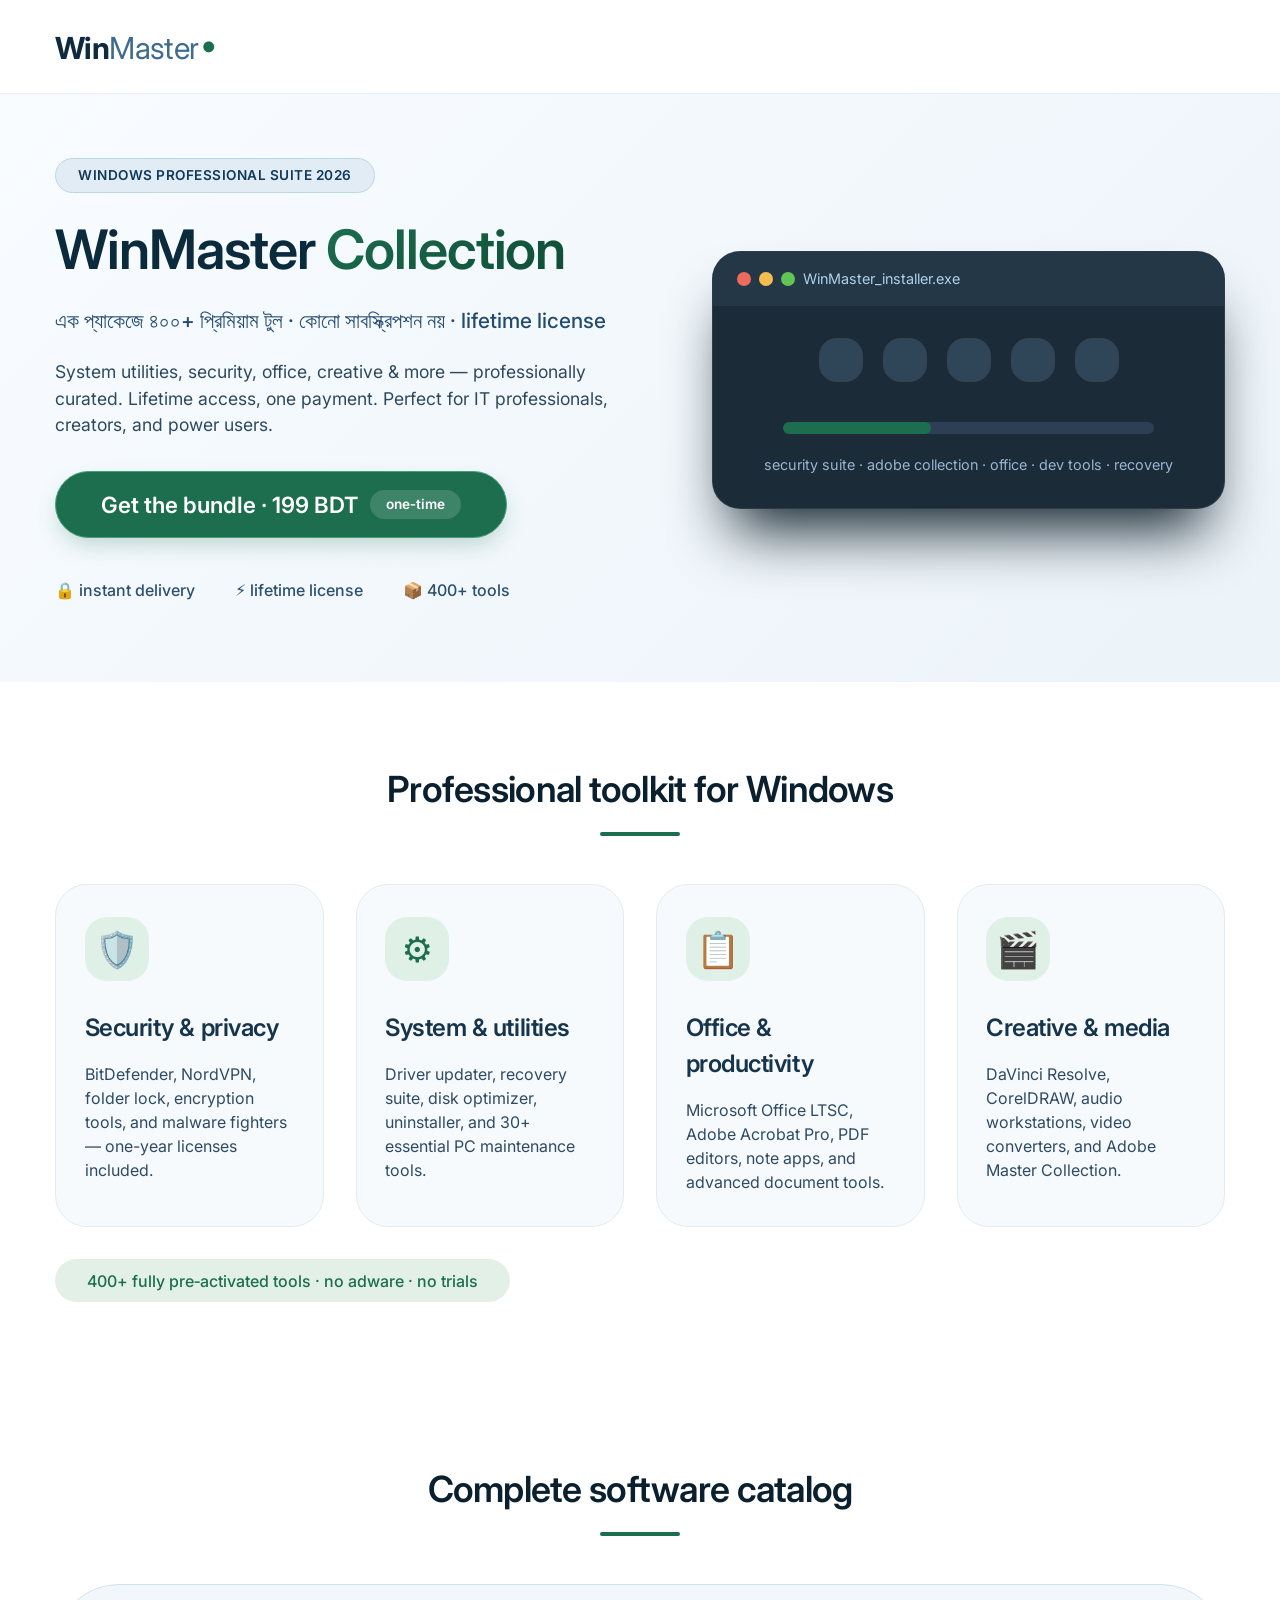
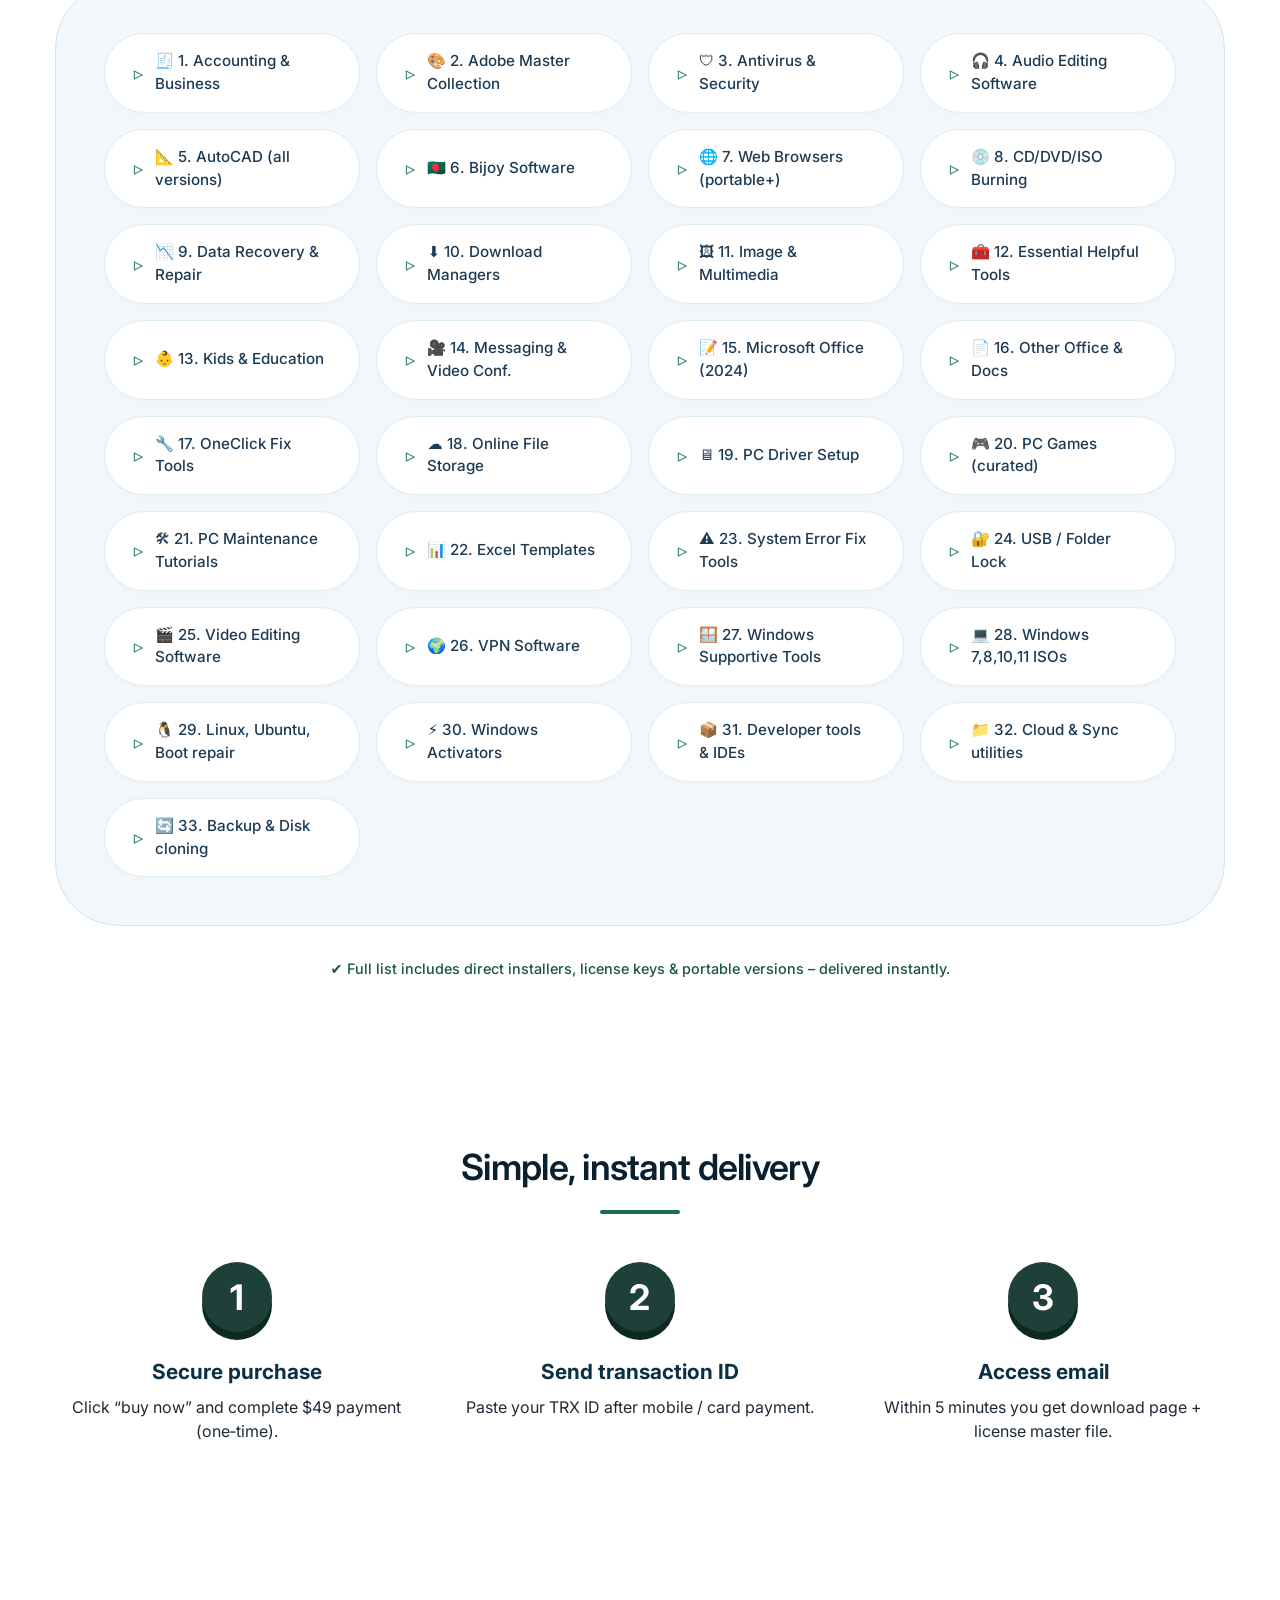
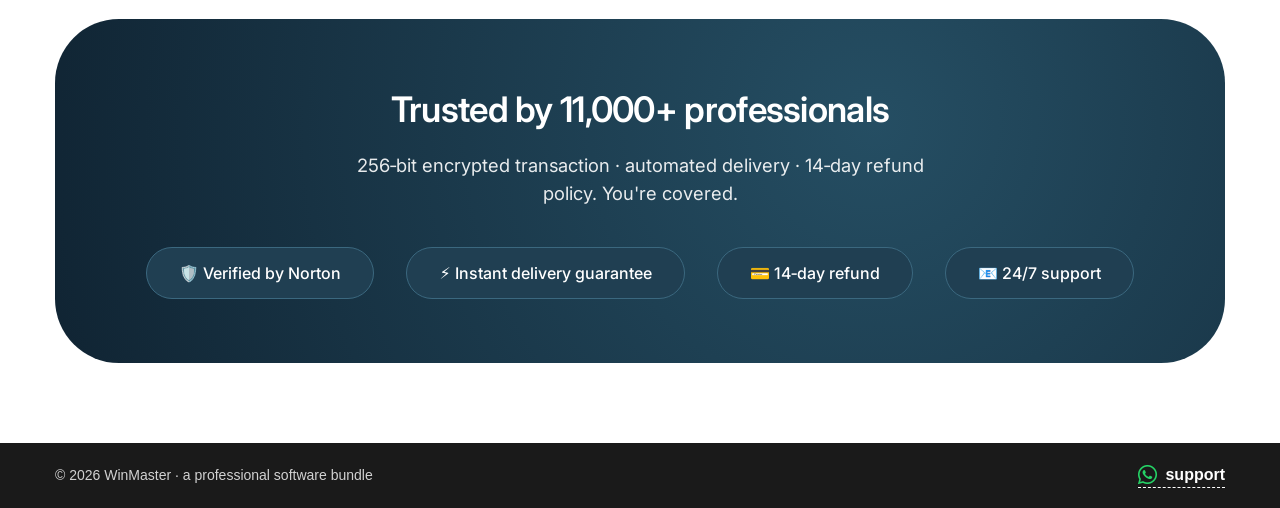
<file: index.html>
<!DOCTYPE html>
<html lang="en">
<head>
    <meta charset="UTF-8">
    <meta name="viewport" content="width=device-width, initial-scale=1.0, maximum-scale=5.0">
    <title>WinMaster Suite · professional software bundle for Windows</title>
    <!-- Font & base styles -->
    <link rel="preconnect" href="https://fonts.googleapis.com">
    <link rel="preconnect" href="https://fonts.gstatic.com" crossorigin>
    <link href="https://fonts.googleapis.com/css2?family=Inter:opsz,wght@14..32,400;14..32,500;14..32,600;14..32,700&display=swap" rel="stylesheet">
    <style>
        /* ----- design system / professional branding ----- */
        * { margin: 0; padding: 0; box-sizing: border-box; }
        body {
            font-family: 'Inter', system-ui, -apple-system, sans-serif;
            background: #ffffff;
            color: #1e2b37;
            line-height: 1.5;
        }
        .container { max-width: 1280px; margin: 0 auto; padding: 0 32px; }

        /* typography */
        h1, h2, h3 { font-weight: 600; letter-spacing: -0.02em; }
        .section-title {
            font-size: 2.25rem;
            margin-bottom: 3rem;
            color: #0b202f;
            text-align: center;
            position: relative;
        }
        .section-title:after {
            content: '';
            display: block;
            width: 80px;
            height: 4px;
            background: #1C6E4F;
            border-radius: 4px;
            margin: 1rem auto 0;
        }

        /* header – refined */
        .site-header {
            background: #ffffff;
            padding: 20px 0;
            border-bottom: 1px solid #eaf0f5;
            position: sticky;
            top: 0;
            z-index: 10;
            backdrop-filter: blur(4px);
            background: rgba(255,255,255,0.96);
        }
        .logo {
            font-weight: 700;
            font-size: 1.9rem;
            color: #0F2A3E;
            letter-spacing: -0.02em;
        }
        .logo .light { font-weight: 400; color: #3D6C8F; }
        .logo .dot { color: #1C6E4F; font-size: 2.2rem; margin-left: 2px; }

        /* hero – more refined value prop */
        .hero {
            background: linear-gradient(135deg, #f8fcff 0%, #ecf3f9 100%);
            padding: 4rem 0 5rem;
        }
        .hero-grid { display: flex; align-items: center; gap: 4rem; flex-wrap: wrap; }
        .hero-content { flex: 1 1 400px; }
        .pill {
            background: #e2ecf5; color: #0f3a5c; font-weight: 600; font-size: 0.85rem;
            padding: 0.4rem 1.4rem; border-radius: 40px; border: 1px solid #bdd6e6;
            display: inline-block; margin-bottom: 1.5rem; text-transform: uppercase; letter-spacing: 0.5px;
        }
        h1 { font-size: 3.4rem; line-height: 1.2; margin-bottom: 1.5rem; color: #0b2a3c; }
        .text-accent {
            color: #1C6E4F;
            background: linear-gradient(145deg, #1C6E4F, #0f4c35);
            -webkit-background-clip: text;
            -webkit-text-fill-color: transparent;
            background-clip: text;
        }
        .hero-subhead {
            font-size: 1.3rem; font-weight: 500; color: #234b6e; margin-bottom: 1.5rem;
            max-width: 560px; line-height: 1.4;
        }
        .hero-description { font-size: 1.1rem; color: #2e495e; max-width: 560px; margin-bottom: 2rem; }

        .btn {
            display: inline-flex; align-items: center; gap: 12px; background: #1C6E4F;
            color: white; font-weight: 600; padding: 1rem 2.8rem; border-radius: 100px;
            text-decoration: none; font-size: 1.4rem; box-shadow: 0 10px 24px -6px rgba(28,110,79,0.3);
            transition: all 0.2s; border: 1px solid #479f7a;
        }
        .btn:hover { background: #0f5c3f; transform: scale(1.01); box-shadow: 0 18px 28px -8px #1a4f2d; }
        .btn-micro { font-size: 0.85rem; background: rgba(255,255,255,0.15); padding: 4px 16px; border-radius: 40px; }

        .hero-trust { margin-top: 2.5rem; display: flex; gap: 2.5rem; color: #2b5170; font-weight: 500; }

        /* hero visual */
        .hero-visual { flex: 1 1 320px; }
        .product-window {
            background: #1c2b38; border-radius: 28px; overflow: hidden; box-shadow: 0 40px 60px -20px #10212b;
            border: 1px solid rgba(255,255,255,0.08);
        }
        .window-bar {
            background: #243746; padding: 16px 24px; color: #b0d0ea; font-size: 0.9rem;
            display: flex; gap: 8px; align-items: center;
        }
        .window-bar span { width: 14px; height: 14px; border-radius: 50%; background: #50647b; }
        .window-bar span:nth-child(1) { background: #ec6a5e; }
        .window-bar span:nth-child(2) { background: #f5bd4f; }
        .window-bar span:nth-child(3) { background: #61c454; }
        .window-content { padding: 32px 24px; }
        .app-icon-strip { display: flex; gap: 20px; justify-content: center; margin-bottom: 40px; }
        .app-icon-strip span { width: 44px; height: 44px; background: #385066; border-radius: 18px; opacity: 0.7; }
        .progress-placeholder { height: 12px; background: #2c3f54; border-radius: 20px; width: 80%; margin: 20px auto; overflow: hidden; }
        .progress-placeholder::after { content: ''; display: block; width: 40%; height: 100%; background: #1C6E4F; border-radius: 20px; }
        .small-note { color: #98b5d1; font-size: 0.9rem; text-align: center; }

        /* features – refined cards */
        .features, .included, .how-it-works, .trust { padding: 5rem 0; background: white; }
        .feature-grid {
            display: grid; grid-template-columns: repeat(auto-fit, minmax(240px,1fr)); gap: 2rem;
            margin-bottom: 2rem;
        }
        .feature-card {
            background: #f6fafd; padding: 2rem 1.8rem; border-radius: 2rem; border: 1px solid #e2ebf3;
            transition: all 0.2s;
        }
        .feature-card:hover { background: white; border-color: #cde0ed; box-shadow: 0 18px 30px -12px #cbdae6; }
        .feature-icon {
            background: #dff0e6; width: 64px; height: 64px; border-radius: 22px;
            display: flex; align-items: center; justify-content: center; margin-bottom: 1.8rem;
            font-size: 2rem; color: #1C6E4F;
        }
        .feature-icon::before { font-size: 2.2rem; } 
        .feature-card:nth-child(1) .feature-icon::before { content: "🛡️"; }
        .feature-card:nth-child(2) .feature-icon::before { content: "⚙️"; }
        .feature-card:nth-child(3) .feature-icon::before { content: "📋"; }
        .feature-card:nth-child(4) .feature-icon::before { content: "🎬"; }
        .feature-card h3 { font-size: 1.5rem; margin-bottom: 1rem; color: #16344b; }
        .feature-card p { color: #2f4a63; }
        .feature-footnote {
            text-align: center; font-size: 1rem; background: #E2F0E8; color: #1C6E4F;
            padding: 0.6rem 2rem; border-radius: 40px; display: inline-block; margin: 0 auto; width: auto; font-weight: 500;
        }

        /* included – clean, structured grid (professional catalog) */
        .included-grid {
            display: grid; grid-template-columns: repeat(auto-fill, minmax(250px, 1fr)); gap: 1rem;
            background: #f2f7fb; padding: 3rem; border-radius: 4rem; border: 1px solid #d2e3f0;
            margin-top: 2rem;
        }
        .category {
            background: white; padding: 1rem 1.8rem; border-radius: 60px; font-weight: 500;
            border: 1px solid #deecf5; box-shadow: 0 2px 8px rgba(0,0,0,0.02);
            display: flex; align-items: center; gap: 0.75rem; font-size: 0.95rem;
            transition: all 0.15s; color: #1d3b54;
        }
        .category:hover { border-color: #1C6E4F; background: #f2fef8; transform: translateY(-1px); }
        .category::before { content: "▹"; color: #1C6E4F; font-weight: 700; opacity: 0.9; font-size: 1.2rem; }

        /* steps */
        .steps-grid { display: flex; gap: 2.5rem; justify-content: center; flex-wrap: wrap; margin: 3rem 0 1rem; }
        .step { text-align: center; flex: 1 1 180px; }
        .step-num {
            background: #1f4038; color: white; width: 70px; height: 70px; font-size: 2.2rem; font-weight: 700;
            border-radius: 50%; display: flex; align-items: center; justify-content: center;
            margin: 0 auto 1.5rem; box-shadow: 0 8px 0 #0e2922;
        }
        .step h4 { font-size: 1.3rem; margin-bottom: 0.5rem; color: #0b2f44; }

        /* trust section — premium */
        .trust-box {
            background: #142837; color: white; padding: 4rem 3rem; border-radius: 4rem;
            text-align: center; background-image: radial-gradient(circle at 70% 30%, #254e63, #102433);
        }
        .trust-box h3 { font-size: 2.2rem; margin-bottom: 1rem; font-weight: 600; }
        .trust-box p { font-size: 1.15rem; opacity: 0.9; max-width: 600px; margin: 0 auto 2.5rem; }
        .trust-badges { display: flex; gap: 2rem; justify-content: center; flex-wrap: wrap; }
        .trust-badges span {
            background: #203f52; padding: 0.8rem 2rem; border-radius: 60px; font-weight: 500;
            display: inline-flex; align-items: center; gap: 10px; border: 1px solid #3b687f;
        }

        /* footer */
        .site-footer { background: #11212e; color: #b0c9dc; padding: 2rem 0; }
        .footer-row { display: flex; justify-content: space-between; align-items: center; flex-wrap: wrap; gap: 1rem; }
        .footer-email { color: #d6e6f5; text-decoration: none; border-bottom: 1px dashed; }

        /* responsive */
        @media (max-width: 680px) {
            h1 { font-size: 2.6rem; }
            .hero-trust { flex-wrap: wrap; gap: 1rem; }
            .included-grid { padding: 2rem; }
            .trust-box { padding: 2.5rem 1.5rem; }
            .section-title { font-size: 2rem; }
        }
    </style>
</head>
<body>
    <header class="site-header">
        <div class="container">
            <span class="logo">Win<span class="light">Master</span><span class="dot">⦁</span></span>
        </div>
    </header>

    <main>
        <!-- HERO – professional brand message (Bangla + English) -->
        <section class="hero">
            <div class="container hero-grid">
                <div class="hero-content">
                    <div class="pill">Windows professional suite 2026</div>
                    <h1>WinMaster <span class="text-accent">Collection</span></h1>
                    <p class="hero-subhead">এক প্যাকেজে ৪০০+ প্রিমিয়াম টুল · কোনো সাবস্ক্রিপশন নয় · lifetime license</p>
                    <p class="hero-description">System utilities, security, office, creative & more — professionally curated. Lifetime access, one payment. Perfect for IT professionals, creators, and power users.</p>
                    <a href="payment.html" class="btn btn-primary">Get the bundle · 199 BDT <span class="btn-micro">one‑time</span></a>
                    <div class="hero-trust">
                        <span>🔒 instant delivery</span>
                        <span>⚡ lifetime license</span>
                        <span>📦 400+ tools</span>
                    </div>
                </div>
                <div class="hero-visual">
                    <div class="product-window">
                        <div class="window-bar">
                            <span></span><span></span><span></span> WinMaster_installer.exe
                        </div>
                        <div class="window-content">
                            <div class="app-icon-strip">
                                <span></span><span></span><span></span><span></span><span></span>
                            </div>
                            <div class="progress-placeholder"></div>
                            <p class="small-note">security suite · adobe collection · office · dev tools · recovery</p>
                        </div>
                    </div>
                </div>
            </div>
        </section>

        <!-- FEATURE categories – refined -->
        <section class="features">
            <div class="container">
                <h2 class="section-title">Professional toolkit for Windows</h2>
                <div class="feature-grid">
                    <div class="feature-card">
                        <div class="feature-icon"></div>
                        <h3>Security & privacy</h3>
                        <p>BitDefender, NordVPN, folder lock, encryption tools, and malware fighters — one-year licenses included.</p>
                    </div>
                    <div class="feature-card">
                        <div class="feature-icon"></div>
                        <h3>System & utilities</h3>
                        <p>Driver updater, recovery suite, disk optimizer, uninstaller, and 30+ essential PC maintenance tools.</p>
                    </div>
                    <div class="feature-card">
                        <div class="feature-icon"></div>
                        <h3>Office & productivity</h3>
                        <p>Microsoft Office LTSC, Adobe Acrobat Pro, PDF editors, note apps, and advanced document tools.</p>
                    </div>
                    <div class="feature-card">
                        <div class="feature-icon"></div>
                        <h3>Creative & media</h3>
                        <p>DaVinci Resolve, CorelDRAW, audio workstations, video converters, and Adobe Master Collection.</p>
                    </div>
                </div>
                <p class="feature-footnote">400+ fully pre‑activated tools · no adware · no trials</p>
            </div>
        </section>

        <!-- WHAT'S INCLUDED – full 30+ categories (professional presentation) -->
        <section class="included">
            <div class="container">
                <h2 class="section-title">Complete software catalog</h2>
                <div class="included-grid">
                    <span class="category">🧾 1. Accounting & Business</span>
                    <span class="category">🎨 2. Adobe Master Collection</span>
                    <span class="category">🛡 3. Antivirus & Security</span>
                    <span class="category">🎧 4. Audio Editing Software</span>
                    <span class="category">📐 5. AutoCAD (all versions)</span>
                    <span class="category">🇧🇩 6. Bijoy Software</span>
                    <span class="category">🌐 7. Web Browsers (portable+)</span>
                    <span class="category">💿 8. CD/DVD/ISO Burning</span>
                    <span class="category">📉 9. Data Recovery & Repair</span>
                    <span class="category">⬇️ 10. Download Managers</span>
                    <span class="category">🖼 11. Image & Multimedia</span>
                    <span class="category">🧰 12. Essential Helpful Tools</span>
                    <span class="category">👶 13. Kids & Education</span>
                    <span class="category">🎥 14. Messaging & Video Conf.</span>
                    <span class="category">📝 15. Microsoft Office (2024)</span>
                    <span class="category">📄 16. Other Office & Docs</span>
                    <span class="category">🔧 17. OneClick Fix Tools</span>
                    <span class="category">☁️ 18. Online File Storage</span>
                    <span class="category">🖥 19. PC Driver Setup</span>
                    <span class="category">🎮 20. PC Games (curated)</span>
                    <span class="category">🛠 21. PC Maintenance Tutorials</span>
                    <span class="category">📊 22. Excel Templates</span>
                    <span class="category">⚠️ 23. System Error Fix Tools</span>
                    <span class="category">🔐 24. USB / Folder Lock</span>
                    <span class="category">🎬 25. Video Editing Software</span>
                    <span class="category">🌍 26. VPN Software</span>
                    <span class="category">🪟 27. Windows Supportive Tools</span>
                    <span class="category">💻 28. Windows 7,8,10,11 ISOs</span>
                    <span class="category">🐧 29. Linux, Ubuntu, Boot repair</span>
                    <span class="category">⚡ 30. Windows Activators</span>
                    <span class="category">📦 31. Developer tools & IDEs</span>
                    <span class="category">📁 32. Cloud & Sync utilities</span>
                    <span class="category">🔄 33. Backup & Disk cloning</span>
                </div>
                <p class="small-note" style="margin-top: 2rem; color: #1a583b; font-weight: 500;">✔ Full list includes direct installers, license keys & portable versions – delivered instantly.</p>
            </div>
        </section>

        <!-- HOW IT WORKS – simple, clear -->
        <section class="how-it-works">
            <div class="container">
                <h2 class="section-title">Simple, instant delivery</h2>
                <div class="steps-grid">
                    <div class="step">
                        <div class="step-num">1</div>
                        <h4>Secure purchase</h4>
                        <p>Click “buy now” and complete $49 payment (one‑time).</p>
                    </div>
                    <div class="step">
                        <div class="step-num">2</div>
                        <h4>Send transaction ID</h4>
                        <p>Paste your TRX ID after mobile / card payment.</p>
                    </div>
                    <div class="step">
                        <div class="step-num">3</div>
                        <h4>Access email</h4>
                        <p>Within 5 minutes you get download page + license master file.</p>
                    </div>
                </div>
            </div>
        </section>

        <!-- TRUST & guarantees – professional badge section -->
        <section class="trust">
            <div class="container">
                <div class="trust-box">
                    <h3>Trusted by 11,000+ professionals</h3>
                    <p>256‑bit encrypted transaction · automated delivery · 14‑day refund policy. You're covered.</p>
                    <div class="trust-badges">
                        <span>🛡️ Verified by Norton</span>
                        <span>⚡ Instant delivery guarantee</span>
                        <span>💳 14‑day refund</span>
                        <span>📧 24/7 support</span>
                    </div>
                </div>
            </div>
        </section>
    </main>

    <!-- Font Awesome CDN -->
    <link rel="stylesheet" href="https://cdnjs.cloudflare.com/ajax/libs/font-awesome/6.5.1/css/all.min.css">
    
    <style>
        /* Footer Styles */
        .site-footer {
            background: #1a1a1a;
            color: #fff;
            padding: 20px 0;
            font-family: Arial, sans-serif;
        }
        .container {
            max-width: 1200px;
            margin: 0 auto;
            padding: 0 15px;
        }
        .footer-row {
            display: flex;
            justify-content: space-between;
            align-items: center;
            flex-wrap: wrap;
            gap: 15px;
        }
        .copyright {
            font-size: 14px;
            opacity: 0.8;
        }
        .footer-email {
            color: #fff;
            text-decoration: none;
            font-weight: bold;
            font-size: 16px;
            display: inline-flex;
            align-items: center;
            transition: all 0.3s ease;
        }
        .footer-email:hover {
            color: #25D366;
            text-decoration: none;
        }
        /* WhatsApp Icon Styles */
        .footer-email i {
            font-size: 22px;
            color: #25D366;
            margin-right: 8px;
            transition: transform 0.2s ease;
        }
        .footer-email:hover i {
            transform: scale(1.1) rotate(5deg);
        }
        
        /* Responsive */
        @media (max-width: 768px) {
            .footer-row {
                flex-direction: column;
                text-align: center;
            }
            .footer-email {
                font-size: 18px;
            }
        }
    </style>
</head>
<body>

<footer class="site-footer">
    <div class="container">
        <div class="footer-row">
            <span class="copyright">© 2026 WinMaster · a professional software bundle</span>
            <a href="https://wa.me/+8801853978790" class="footer-email" target="_blank">
                <i class="fab fa-whatsapp"></i>
                support
            </a>
        </div>
    </div>
</footer>


    <script>
        (function() { console.log('WinMaster · professional Windows collection'); })();
    </script>
</body>
</html>
</file>
